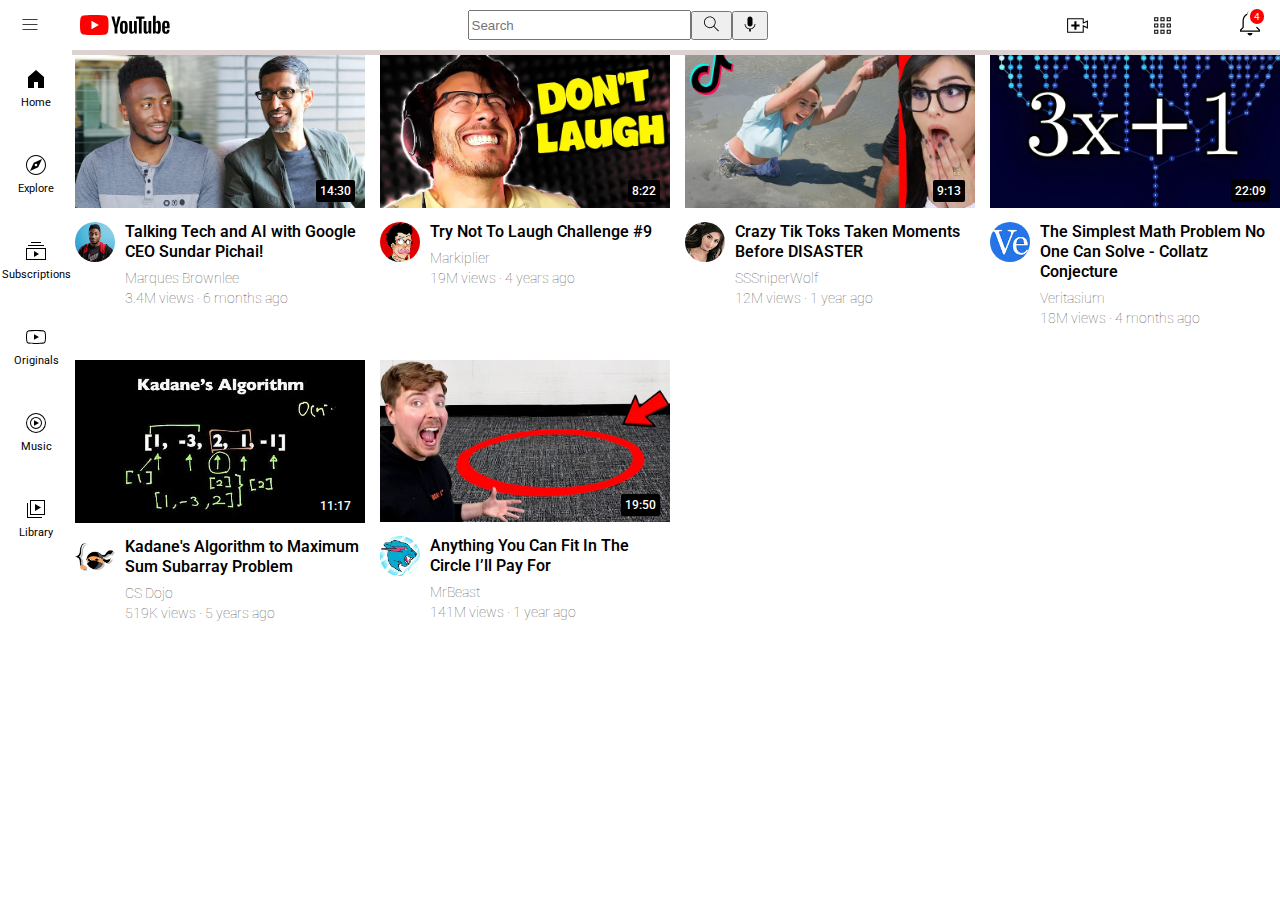
<file: index.html>
<!DOCTYPE HTML>
<html>
    <head>
        <title>YouTube</title>
        <link rel="stylesheet" href="header.css">
        <link rel="stylesheet" href="style.css">      
        <link rel="stylesheet" href="sidebar.css">
    </head>
    <body>

    <div class="header">
        <div class="leftSection">
            <img class="menu" src="ICON/hamburger-menu.svg">
            <img class="logo" src="ICON/youtube-logo.svg">
        </div>
        <div class="middleSection"><input class="search-bar" type="text" placeholder="Search">
            <button> <img class="search" src="ICON/search.svg">  </button>  
            <button> <img class="mic" src="ICON/voice-search-icon.svg"> </button>
        </div>
        <div class="rightSection ">
            <img class="upload" src="ICON/upload.svg">
            <img class="apps" src="ICON/youtube-apps.svg">
            <div class="notify">
                <img class="notifications" src="ICON/notifications.svg">
                <div class="num">4</div>
            </div>          
        </div>
    </div>
    <div class="sidebar">
         <div class="sidebar-link">
                <img src="sideBar/home.svg">
                <div class="content-name">Home</div>
        </div>

        <div class="sidebar-link">
                <img src="sideBar/explore.svg">
                <div>Explore</div>
        </div>

        <div class="sidebar-link">
                <img src="sideBar/subscriptions.svg">
                <div >Subscriptions</div>
        </div>
        <div class="sidebar-link">
                <img src="sideBar/originals.svg">
                <div >Originals</div>
        </div>
        <div class="sidebar-link">
                <img src="sideBar/youtube-music.svg">
                <div >Music</div>
        </div>
        <div class="sidebar-link">
                <img src="sideBar/library.svg">
                <div>Library</div>
        </div>
           

    </div>
<main>
    <div class="videoGrid">
        <div class="Video">
            <div class="ThumpNail">
                <img class="videothumbnail" src="Images/thumbnail-1.png">
                <div class="video-time">14:30</div>
            </div>  
               
            <div class="video-channel-grid">
                <div>
                    <img class="profilePic" src="profilepics/channel-1.jpeg">
                </div>
                <div class="videoInfo">
                    <p class="video-name">Talking Tech and AI with Google CEO Sundar Pichai!</p>
                    <p class="artist-name">Marques Brownlee</p>   
                    <p class="video-stats">3.4M views &#183; 6 months ago</p> 
                </div>
            </div> 
            </div> 
        
            <div class="Video">
                <div class="ThumpNail">
                    <img class="videothumbnail" src="Images/thumbnail-2.png">
                    <div class="video-time">8:22</div>
                </div>     
                <div class="video-channel-grid">
                    <div>
                        <img class="profilePic" src="profilepics/channel-2.jpeg">
                    </div>
                    <div class="videoInfo">
                        <p class="video-name">Try Not To Laugh Challenge #9</p>
                        <p class="artist-name">Markiplier</p>   
                        <p class="video-stats">19M views &#183; 4 years ago</p> 
                    </div>
                </div> 
            </div>
        
            <div class="Video">
                <div class="ThumpNail"> 
                    <img class="videothumbnail" src="Images/thumbnail-3.png">
                    <div class="video-time">9:13</div>
                </div>     
                <div class="video-channel-grid">
                    <div>
                        <img class="profilePic" src="profilepics/channel-3.jpeg">
                    </div>
                    <div class="videoInfo">
                        <p class="video-name">Crazy Tik Toks Taken Moments Before DISASTER</p>
                        <p class="artist-name">SSSniperWolf</p>   
                        <p class="video-stats">12M views &#183; 1 year ago </p> 
                    </div>
                </div> 
            </div>
        
            <div class="Video">
                <div class="ThumpNail">
                    <img class="videothumbnail" src="Images/thumbnail-4.png">
                    <div class="video-time">22:09</div>
                </div>     
                <div class="video-channel-grid">
                    <div>
                        <img class="profilePic" src="profilepics/channel-4.jpeg">
                    </div>
                    <div class="videoInfo">
                        <p class="video-name">The Simplest Math Problem No One Can Solve - Collatz Conjecture</p>
                        <p class="artist-name">Veritasium</p>   
                        <p class="video-stats">18M views &#183; 4 months ago </p> 
                    </div>
                </div> 
            </div>
        
            <div class="Video">
                <div class="ThumpNail">
                    <img class="videothumbnail" src="Images/thumbnail-5.png">
                    <div class="video-time">11:17</div>
                </div>     
                <div class="video-channel-grid">
                    <div>
                        <img class="profilePic" src="profilepics/channel-5.jpeg">
                    </div>
                    <div class="videoInfo">
                        <p class="video-name">Kadane's Algorithm to Maximum Sum Subarray Problem</p>
                        <p class="artist-name">CS Dojo</p>   
                        <p class="video-stats"> 519K views &#183; 5 years ago </p> 
                    </div>
                </div> 
            </div>
        
            <div class="Video">
                <div class="ThumpNail">
                    <img class="videothumbnail" src="Images/thumbnail-6.png">
                    <div class="video-time">19:50</div>
                </div>     
                <div class="video-channel-grid">
                    <div>
                        <img class="profilePic" src="profilepics/channel-6.jpeg">
                    </div>
                    <div class="videoInfo">
                        <p class="video-name">Anything You Can Fit In The Circle I’ll Pay For</p>
                        <p class="artist-name">MrBeast</p>   
                        <p class="video-stats"> 141M views &#183; 1 year ago </p> 
                    </div>
                </div> 
            </div>
    </div>
</main>
    </body>
</html>
</file>
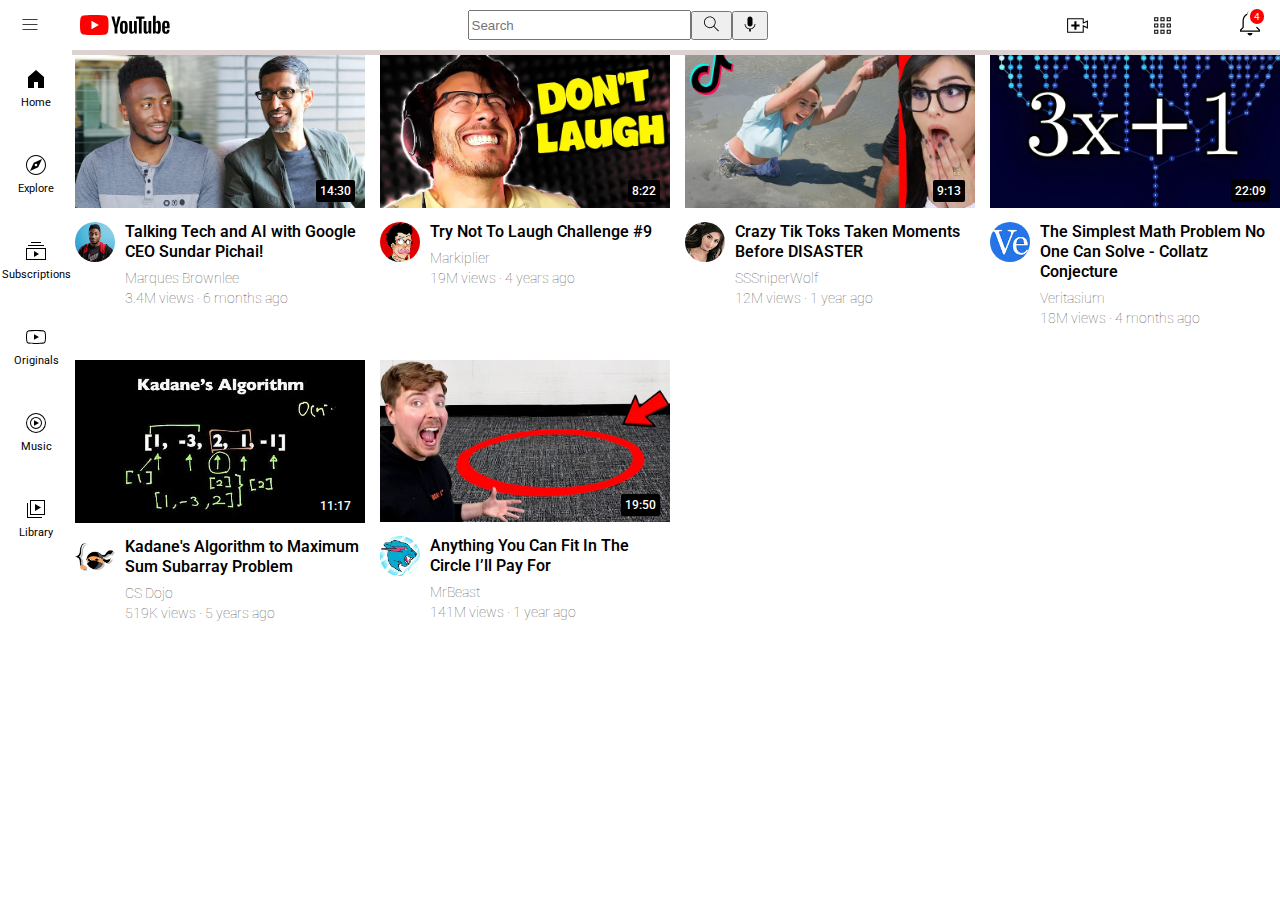
<file: main.html>
<!DOCTYPE HTML>
<html>
    <head>
        <title>YouTube</title>
        <link rel="stylesheet" href="header.css">
        <link rel="stylesheet" href="style.css">      
        <link rel="stylesheet" href="sidebar.css">
    </head>
    <body>

    <div class="header">
        <div class="leftSection">
            <img class="menu" src="ICON/hamburger-menu.svg">
            <img class="logo" src="ICON/youtube-logo.svg">
        </div>
        <div class="middleSection"><input class="search-bar" type="text" placeholder="Search">
            <button> <img class="search" src="ICON/search.svg">  </button>  
            <button> <img class="mic" src="ICON/voice-search-icon.svg"> </button>
        </div>
        <div class="rightSection ">
            <img class="upload" src="ICON/upload.svg">
            <img class="apps" src="ICON/youtube-apps.svg">
            <div class="notify">
                <img class="notifications" src="ICON/notifications.svg">
                <div class="num">4</div>
            </div>          
        </div>
    </div>
    <div class="sidebar">
         <div class="sidebar-link">
                <img src="sideBar/home.svg">
                <div class="content-name">Home</div>
        </div>

        <div class="sidebar-link">
                <img src="sideBar/explore.svg">
                <div>Explore</div>
        </div>

        <div class="sidebar-link">
                <img src="sideBar/subscriptions.svg">
                <div >Subscriptions</div>
        </div>
        <div class="sidebar-link">
                <img src="sideBar/originals.svg">
                <div >Originals</div>
        </div>
        <div class="sidebar-link">
                <img src="sideBar/youtube-music.svg">
                <div >Music</div>
        </div>
        <div class="sidebar-link">
                <img src="sideBar/library.svg">
                <div>Library</div>
        </div>
           

    </div>
<main>
    <div class="videoGrid">
        <div class="Video">
            <div class="ThumpNail">
                <img class="videothumbnail" src="Images/thumbnail-1.png">
                <div class="video-time">14:30</div>
            </div>  
               
            <div class="video-channel-grid">
                <div>
                    <img class="profilePic" src="profilepics/channel-1.jpeg">
                </div>
                <div class="videoInfo">
                    <p class="video-name">Talking Tech and AI with Google CEO Sundar Pichai!</p>
                    <p class="artist-name">Marques Brownlee</p>   
                    <p class="video-stats">3.4M views &#183; 6 months ago</p> 
                </div>
            </div> 
            </div> 
        
            <div class="Video">
                <div class="ThumpNail">
                    <img class="videothumbnail" src="Images/thumbnail-2.png">
                    <div class="video-time">8:22</div>
                </div>     
                <div class="video-channel-grid">
                    <div>
                        <img class="profilePic" src="profilepics/channel-2.jpeg">
                    </div>
                    <div class="videoInfo">
                        <p class="video-name">Try Not To Laugh Challenge #9</p>
                        <p class="artist-name">Markiplier</p>   
                        <p class="video-stats">19M views &#183; 4 years ago</p> 
                    </div>
                </div> 
            </div>
        
            <div class="Video">
                <div class="ThumpNail"> 
                    <img class="videothumbnail" src="Images/thumbnail-3.png">
                    <div class="video-time">9:13</div>
                </div>     
                <div class="video-channel-grid">
                    <div>
                        <img class="profilePic" src="profilepics/channel-3.jpeg">
                    </div>
                    <div class="videoInfo">
                        <p class="video-name">Crazy Tik Toks Taken Moments Before DISASTER</p>
                        <p class="artist-name">SSSniperWolf</p>   
                        <p class="video-stats">12M views &#183; 1 year ago </p> 
                    </div>
                </div> 
            </div>
        
            <div class="Video">
                <div class="ThumpNail">
                    <img class="videothumbnail" src="Images/thumbnail-4.png">
                    <div class="video-time">22:09</div>
                </div>     
                <div class="video-channel-grid">
                    <div>
                        <img class="profilePic" src="profilepics/channel-4.jpeg">
                    </div>
                    <div class="videoInfo">
                        <p class="video-name">The Simplest Math Problem No One Can Solve - Collatz Conjecture</p>
                        <p class="artist-name">Veritasium</p>   
                        <p class="video-stats">18M views &#183; 4 months ago </p> 
                    </div>
                </div> 
            </div>
        
            <div class="Video">
                <div class="ThumpNail">
                    <img class="videothumbnail" src="Images/thumbnail-5.png">
                    <div class="video-time">11:17</div>
                </div>     
                <div class="video-channel-grid">
                    <div>
                        <img class="profilePic" src="profilepics/channel-5.jpeg">
                    </div>
                    <div class="videoInfo">
                        <p class="video-name">Kadane's Algorithm to Maximum Sum Subarray Problem</p>
                        <p class="artist-name">CS Dojo</p>   
                        <p class="video-stats"> 519K views &#183; 5 years ago </p> 
                    </div>
                </div> 
            </div>
        
            <div class="Video">
                <div class="ThumpNail">
                    <img class="videothumbnail" src="Images/thumbnail-6.png">
                    <div class="video-time">19:50</div>
                </div>     
                <div class="video-channel-grid">
                    <div>
                        <img class="profilePic" src="profilepics/channel-6.jpeg">
                    </div>
                    <div class="videoInfo">
                        <p class="video-name">Anything You Can Fit In The Circle I’ll Pay For</p>
                        <p class="artist-name">MrBeast</p>   
                        <p class="video-stats"> 141M views &#183; 1 year ago </p> 
                    </div>
                </div> 
            </div>
    </div>
</main>
    </body>
</html>
</file>
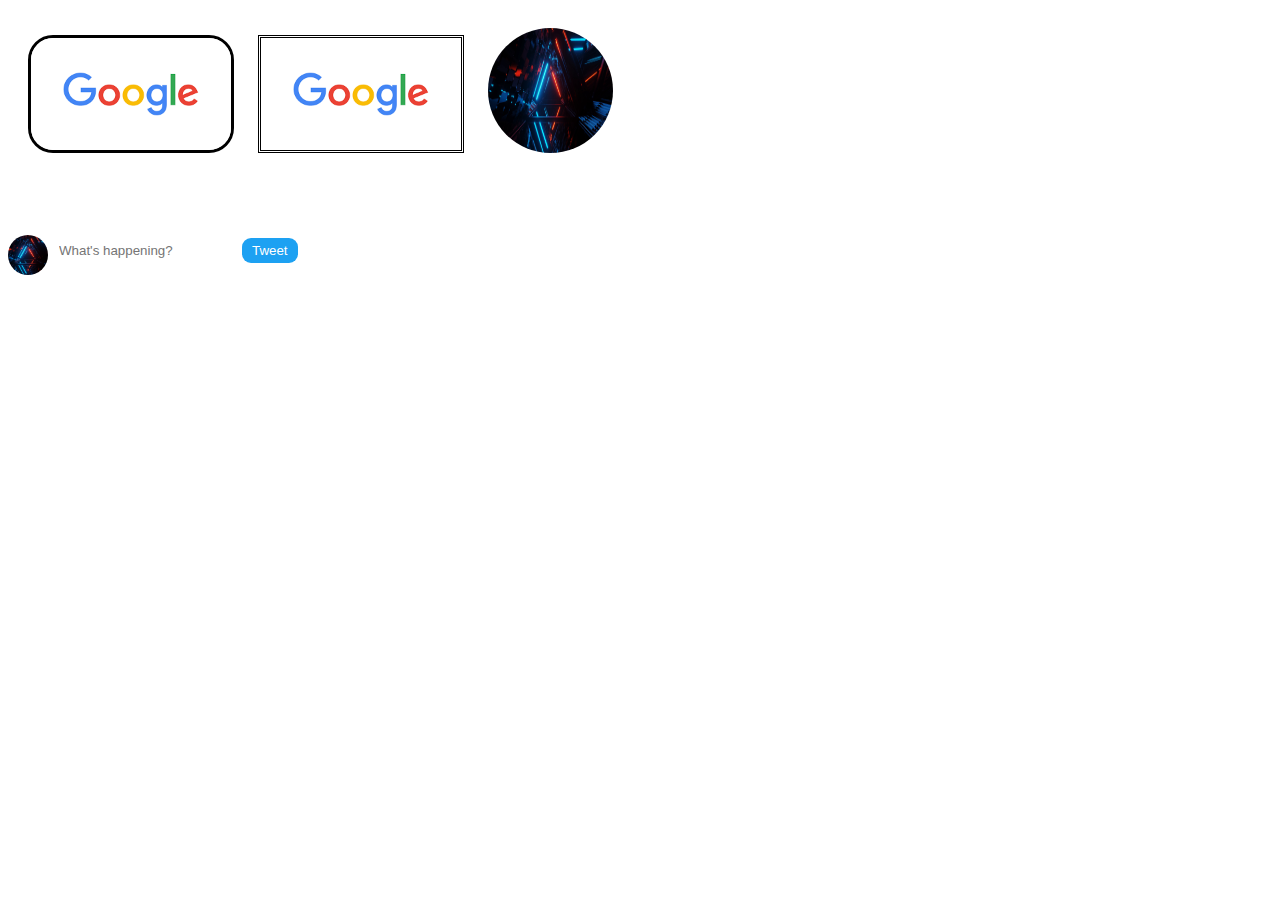
<file: practice.html>
<!DOCTYPE html>
  <html>
    <head>
        <title>Practice</title>
        <style>
         .Image1{
            margin-top:20px;
            margin-left: 20px;
            width:200px;
            border-style: solid;
            border-color:black;
            border-radius:25px;
         } 
         .Image2{
            margin-top: 20px;
            margin-left: 20px;
            border-style: double;
            width:200px;
         }  
         .Image3{
          height:125px;
          width:125px;
          border-radius:125px;
          margin-top:20px;     
          margin-left:20px;
         }

         .Image4{
          margin-top:60px;
          margin-right: 5px;
          height:40px;
          width:40px;
          object-fit: cover;
          border-radius:25px;
          vertical-align: middle;
         }
         .box1{
              margin-top:50px;
              height:40px;
              border:none;
              vertical-align: middle;
         }
         .Tweet{
            font-style:Arial;
            background-color: rgb(29 161 242);
            color:white;
            padding-top:5px;
            padding-bottom:5px; 
            padding-left:10px;
            padding-right:10px;
            margin-top:50px;
            margin-left:0px;
            vertical-align:middle;
            border-radius:9px;
            border:none;
         }
         .Tweet:hover{
          cursor:pointer;
          opacity:0.6;
          transition:0.25s
         }
        </style>
    </head>
    <body>
        <img class="Image1" src="Images/google.png">
        <img class="Image2" src="Images/google.png">
        <img class="Image3" src="Images/bg.jpg">
        <br></br>
        <img class="Image4" src="Images/bg.jpg">       
        <input class="box1" type="text" placeholder="What's happening?">
        <button class="Tweet">Tweet</button>
    </body>
  </html>
</file>
<file: header.css>
@import url('https://fonts.googleapis.com/css2?family=Roboto:ital,wght@0,500;0,700;1,400&display=swap');

.header{
    height:50px;
    display:flex;
    flex-direction: row;
    justify-content: space-between;
    position:fixed;
    top:0px;
    left:0px;
    right:0px;
    background-color: white;
    border-bottom-width:5px;
    border-bottom-style: solid;
    border-bottom-color: rgb(220, 210, 210);
    z-index: 100;
}

.leftSection{
      display: flex;   
      align-items: center;
}

.menu{
    margin-left: 20px;
    margin-right: 40px;
    height:20px;
}

.logo{
    height:20px
}


.middleSection{
    display: flex;
    align-items: center;
    flex:1;
    margin-left: 30px;
    margin-right:30px;
    max-width: 300px;
}

.search-bar{
    flex:1;
    height:24px;
    width:0;
}

.search::placeholders{
     font-family: Roboto,Arial;
     padding-left:10px;
     border-width: 5px;
     border-color: rgb(192,192,192);
     border-radius: 2px;
     box-shadow:inset;
}
.search-bar:hover{
    cursor:pointer;
}
.search{
    cursor: pointer;
    transition: 0.15s;
    height:20px;
    width:25px;
    align-items: center;
}

.mic{
    cursor: pointer;
    transition: 0.15s;
    width:20px;
    height:20px;
}



.rightSection{
    margin-right: 15px;
    display: flex;
    width:200px;
    justify-content: space-between;
    align-items: center;
    flex-shrink: 0;
}


.upload{
    cursor: pointer;
    transition: 0.15s;
    height:25px;

}


.apps{
    cursor: pointer;
    transition: 0.15s;
    height:25px;
}

.notifications{ 
    cursor: pointer;
    transition: 0.15s;
    width:30px; 
    height:30px;
}

.notify{
    position: relative;
}

.num{
    position: absolute;
    font-family: Roboto,Arial;
    font-size:10px;
    padding-left:4px;
    padding-right:4px;
    padding-top:2px;
    padding-bottom:2px;
    background-color: red;
    color:white;
    border-style: solid;
    border-radius:20px ;
    top:-2px;
    right:-2px;
}
</file>
<file: style.css>
@import url('https://fonts.googleapis.com/css2?family=Roboto:ital,wght@0,500;0,700;1,400&display=swap');


.Video{
    
    display: inline-block;
   
}
.ThumpNail{
    position: relative;
}
.videothumbnail{ 
    
    width:100%; 
    margin-bottom:10px ;
}


.videoGrid{
    display: grid;
    grid-template-columns:1fr 1fr 1fr ;
    column-gap: 15px;
    row-gap: 20px;
}
@media (max-width:700px) {
    .videoGrid{
    grid-template-columns:1fr 1fr;
    }
}

@media (max-width:751px) and (min-width:1000px)
{
    .videoGrid{
        grid-template-columns:1fr 1fr 1fr ;
    }
}

@media (min-width:1000px)
{
    .videoGrid{
        grid-template-columns: 1fr 1fr 1fr 1fr;
    }
}
.video-channel-grid{
    display: grid;
    grid-template-columns: 50px 1fr;
}

.profilePic{
    vertical-align: top;
    display: inline-block;
    border-radius:100%;
    width:40px;
}


.video-name{
    display: block;
    font-family: 'Roboto', sans-serif;
    font-weight:500;
    margin-top: 0px;
    margin-bottom:8px;
    font-weight:550;
    line-height:20px;
    
}

.artist-name,.video-stats{
    display: block;
    font-family: 'Roboto', sans-serif;
    font-size: 14px;
    color:rgb(96,96,96);
    margin-top:0;
    font-weight: 100;
}

.artist-name{
    margin-bottom:4px;
}


.video-channel-grid{
    display: grid;
    grid-template-columns: 50px 1fr;
}

body{
   margin: 0;
   padding-top:45px;
   padding-left:75px;
}

.video-time{
    font-family: Roboto,Arial;
    font-size:12px;
    font-weight:500;
    padding-top:4px;
    padding-bottom:4px;
    padding-left:4px;
    padding-right:4px;
    border-radius: 2px;;
    position:absolute;
    right:10px;
    bottom:20px;
    background-color: black;
    color:white;
}
</file>
<file: sidebar.css>
.sidebar{
    position:fixed;
    background-color: white;
    left:0;
    bottom:0px;
    width: 72px;
    top:50px;
    z-index: 200;
}

.sidebar-link{
    display: flex;
    height:76px;
    margin-bottom: 10px;
    justify-content: center;
    align-items: center;
    flex-direction: column;
    cursor:pointer;
}

.sidebar-link:hover{
    background-color: rgb(199, 191, 191);
}

.sidebar-link img{
    height:24px;
    margin-bottom: 5px;
}

.sidebar-link div{
    font-family: Roboto,Arial;
    font-size:11px;
   
}
</file>
